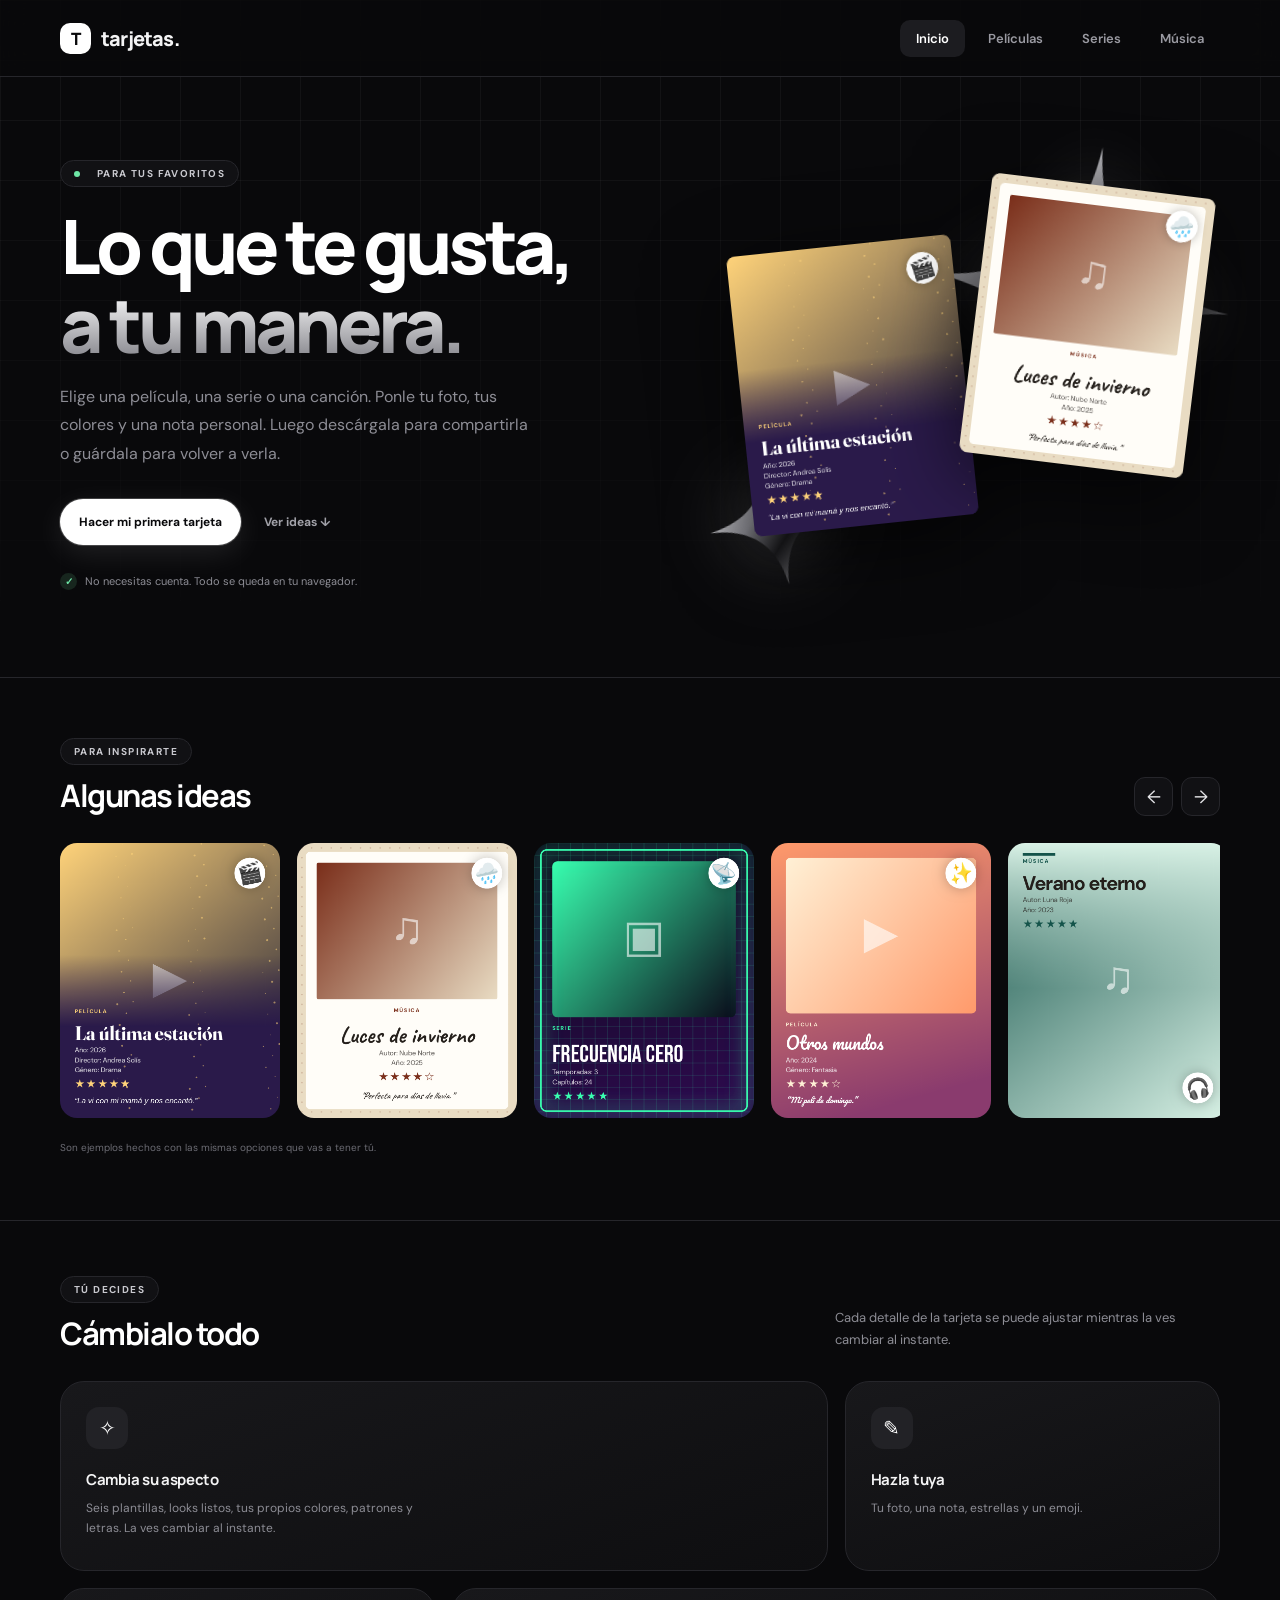
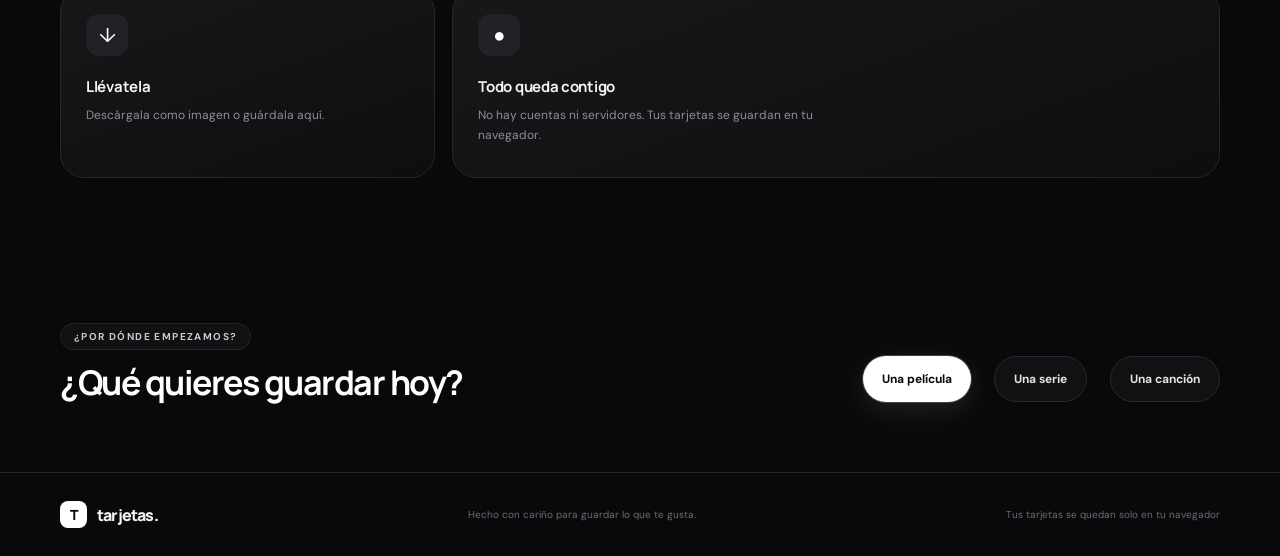
<file: index.html>
<!DOCTYPE html>
<html lang="es">
<head>
  <meta charset="UTF-8">
  <meta name="viewport" content="width=device-width, initial-scale=1.0">
  <meta name="description" content="Crea tarjetas de tus películas, series y música favoritas, personalízalas y descárgalas.">
  <title>Tarjetas | Inicio</title>
  <link rel="stylesheet" href="assets/styles.css">
  <link rel="stylesheet" href="assets/studio.css">
  <link rel="stylesheet" href="assets/dark.css">
  <script src="assets/app.js" defer></script>
  <script src="assets/motion.js" defer></script>
</head>
<body data-page="home">
  <header class="site-header"><nav class="navbar container" aria-label="Navegación principal">
    <a class="brand" href="index.html"><span class="brand-mark">T</span><span>tarjetas<span class="brand-dot">.</span></span></a>
    <button class="menu-toggle" type="button" aria-expanded="false" aria-controls="main-nav" aria-label="Abrir menú"><span></span><span></span><span></span></button>
    <div class="nav-links" id="main-nav"><a class="nav-link active" href="index.html" aria-current="page">Inicio</a><a class="nav-link" href="peliculas.html">Películas</a><a class="nav-link" href="series.html">Series</a><a class="nav-link" href="musica.html">Música</a></div>
  </nav></header>
  <main>
    <section class="hero container">
      <div class="hero-copy">
        <span class="eyebrow"><span class="eyebrow-line"></span> PARA TUS FAVORITOS</span>
        <h1>Lo que te gusta,<br><span>a tu manera.</span></h1>
        <p class="hero-description">Elige una película, una serie o una canción. Ponle tu foto, tus colores y una nota personal. Luego descárgala para compartirla o guárdala para volver a verla.</p>
        <div class="hero-actions"><a class="button button-primary" href="peliculas.html">Hacer mi primera tarjeta</a><a class="text-link" href="#ideas">Ver ideas ↓</a></div>
        <div class="hero-note"><span class="note-check">✓</span> No necesitas cuenta. Todo se queda en tu navegador.</div>
      </div>
      <svg width="0" height="0" style="position:absolute" aria-hidden="true"><defs><linearGradient id="chrome" x1="0" y1="0" x2="1" y2="1"><stop offset="0" stop-color="#fff"/><stop offset=".4" stop-color="#8b8b92"/><stop offset=".6" stop-color="#1a1a1d"/><stop offset="1" stop-color="#cfcfd4"/></linearGradient><symbol id="star" viewBox="0 0 100 100"><path d="M50 0C53 31 69 47 100 50C69 53 53 69 50 100C47 69 31 53 0 50C31 47 47 31 50 0Z" fill="url(#chrome)"/></symbol></defs></svg><div class="hero-visual" aria-hidden="true"><svg class="spark s1" viewBox="0 0 100 100"><use href="#star"/></svg><svg class="spark s2" viewBox="0 0 100 100"><use href="#star"/></svg><div class="hero-stack" id="hero-stack"></div></div>
    </section>
    <section class="section examples-section" id="ideas"><div class="container">
      <div class="section-heading examples-heading"><div><span class="eyebrow">PARA INSPIRARTE</span><h2>Algunas ideas</h2></div><div class="carousel-controls"><button class="icon-button" type="button" data-carousel="prev" aria-label="Anteriores">←</button><button class="icon-button" type="button" data-carousel="next" aria-label="Siguientes">→</button></div></div>
      <div class="sample-carousel" id="sample-carousel" tabindex="0" aria-label="Tarjetas de ejemplo"></div>
      <p class="examples-footnote">Son ejemplos hechos con las mismas opciones que vas a tener tú.</p>
    </div></section>
    <section class="section container">
      <div class="section-heading"><div><span class="eyebrow">TÚ DECIDES</span><h2>Cámbialo todo</h2></div><p>Cada detalle de la tarjeta se puede ajustar mientras la ves cambiar al instante.</p></div>
      <div class="steps-grid"><article class="step-card wide"><div class="step-icon">✧</div><h3>Cambia su aspecto</h3><p>Seis plantillas, looks listos, tus propios colores, patrones y letras. La ves cambiar al instante.</p></article><article class="step-card"><div class="step-icon">✎</div><h3>Hazla tuya</h3><p>Tu foto, una nota, estrellas y un emoji.</p></article><article class="step-card"><div class="step-icon">↓</div><h3>Llévatela</h3><p>Descárgala como imagen o guárdala aquí.</p></article><article class="step-card wide"><div class="step-icon">●</div><h3>Todo queda contigo</h3><p>No hay cuentas ni servidores. Tus tarjetas se guardan en tu navegador.</p></article></div>
    </section>
    <section class="closing container"><div><span class="eyebrow">¿POR DÓNDE EMPEZAMOS?</span><h2>¿Qué quieres guardar hoy?</h2></div><div class="closing-links hero-actions"><a class="button button-primary" href="peliculas.html">Una película</a><a class="button button-quiet" href="series.html">Una serie</a><a class="button button-quiet" href="musica.html">Una canción</a></div></section>
  </main>
  <footer class="site-footer"><div class="container footer-inner"><a class="brand footer-brand" href="index.html"><span class="brand-mark">T</span><span>tarjetas<span class="brand-dot">.</span></span></a><p>Hecho con cariño para guardar lo que te gusta.</p><p class="footer-credit">Tus tarjetas se quedan solo en tu navegador</p></div></footer>
</body>
</html>
</file>
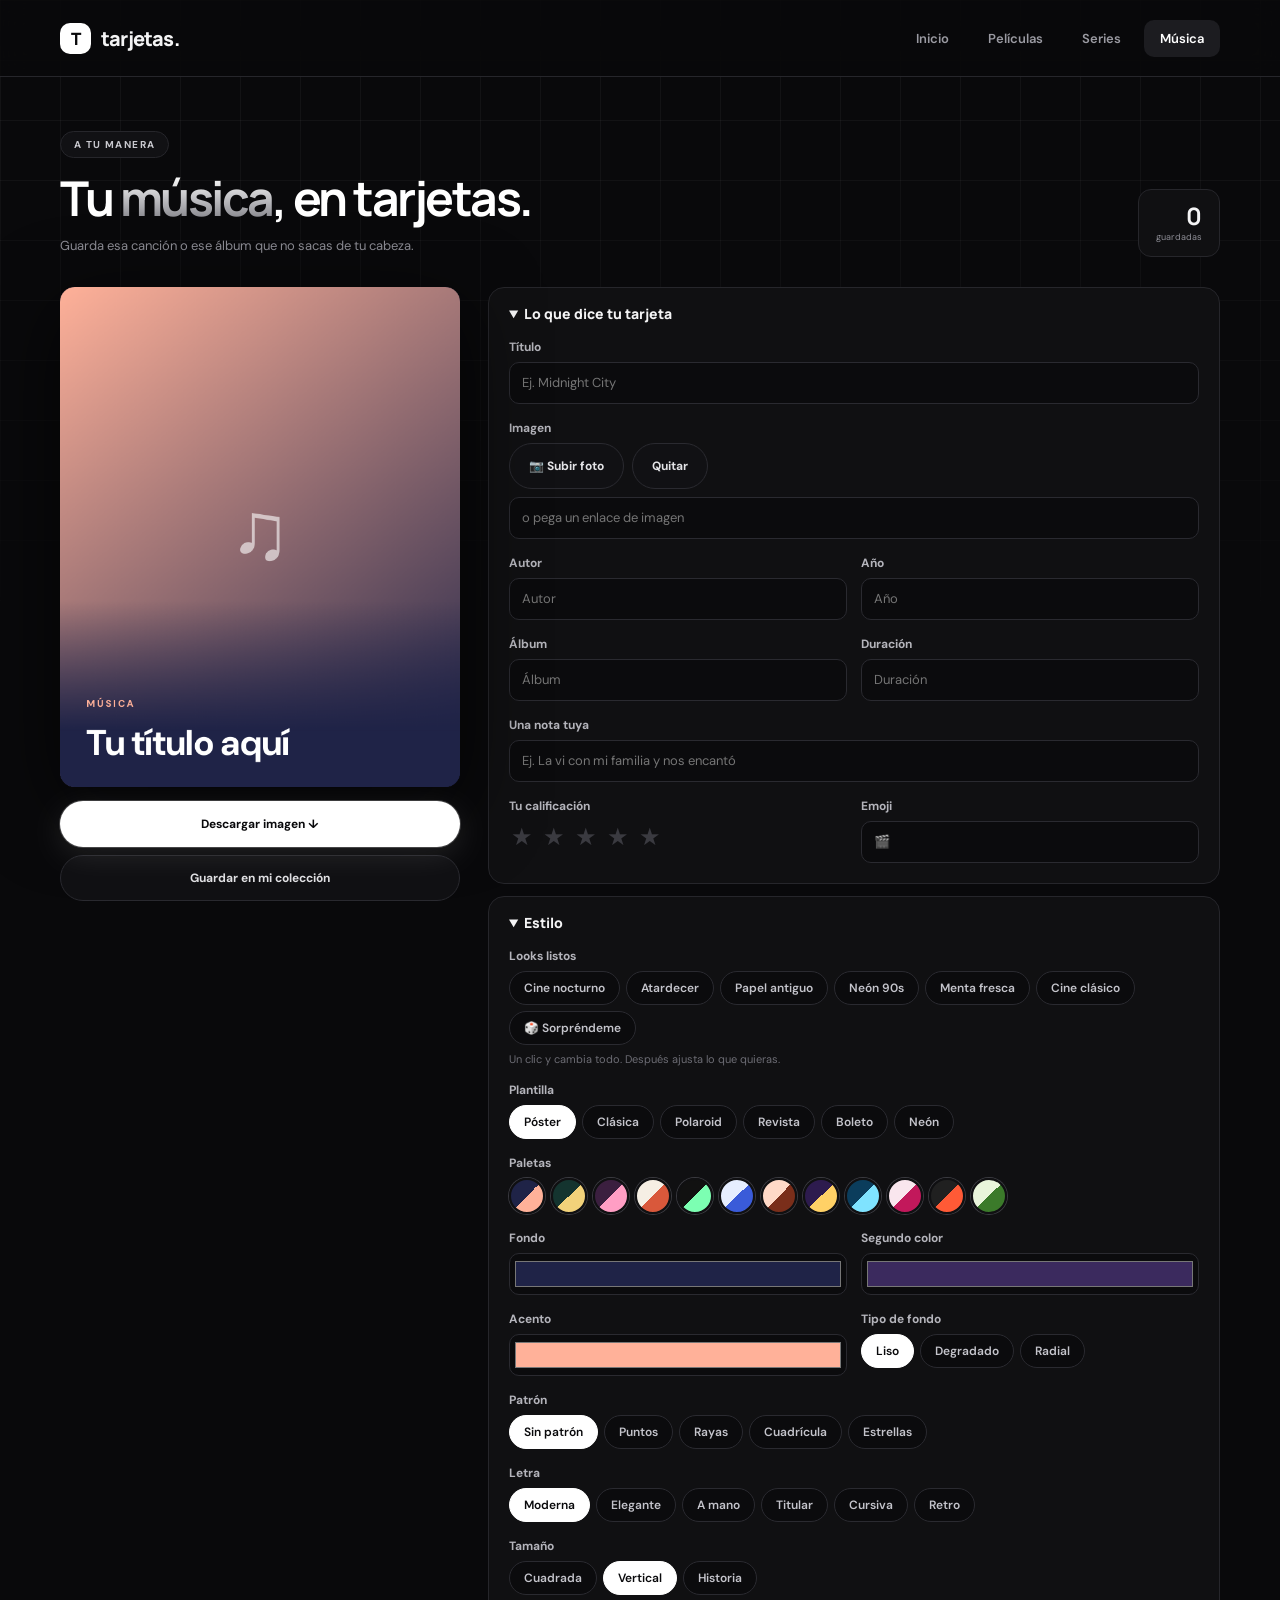
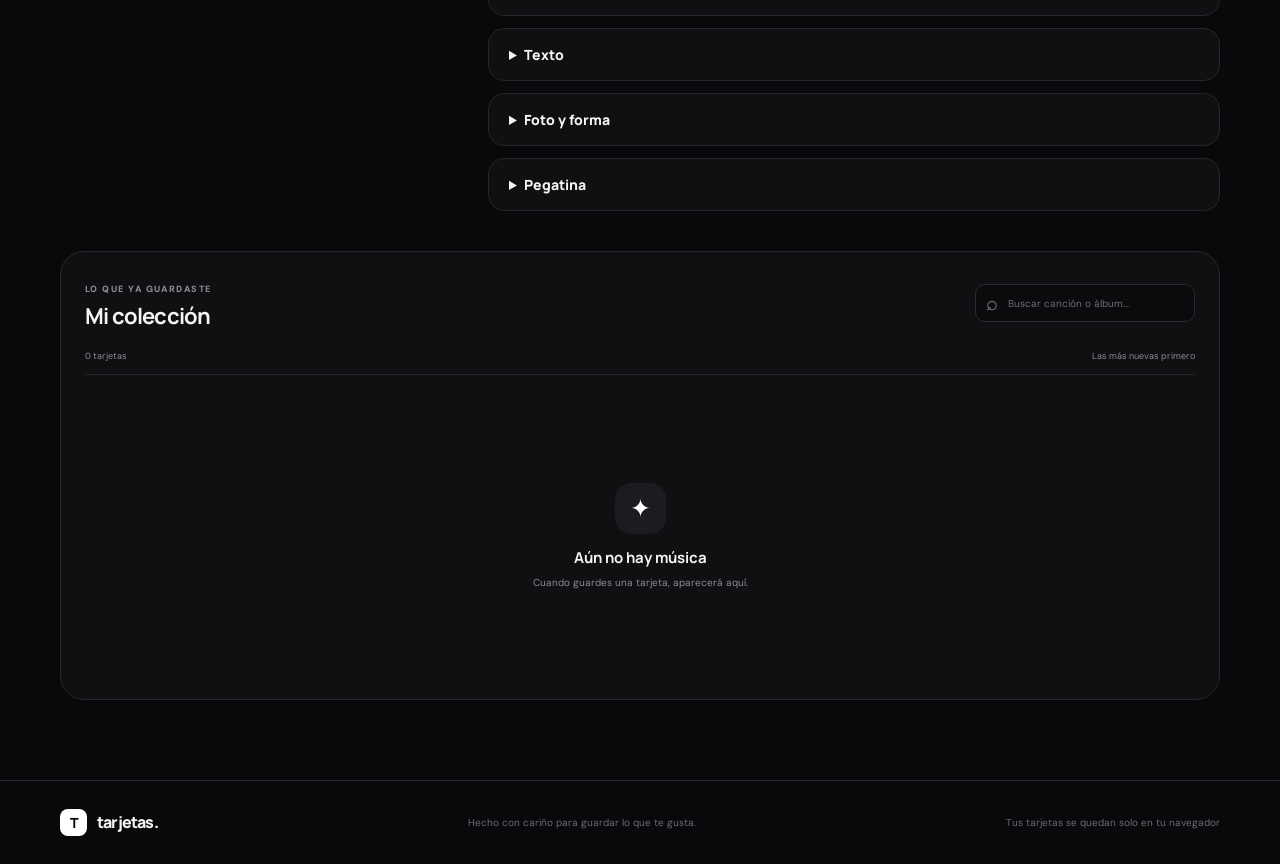
<file: musica.html>
<!DOCTYPE html>
<html lang="es">
<head>
  <meta charset="UTF-8">
  <meta name="viewport" content="width=device-width, initial-scale=1.0">
  <meta name="description" content="Guarda esa canción o ese álbum que no sacas de tu cabeza.">
  <title>Tarjetas | Música</title>
  <link rel="stylesheet" href="assets/styles.css">
  <link rel="stylesheet" href="assets/studio.css">
  <link rel="stylesheet" href="assets/dark.css">
  <script src="assets/app.js" defer></script>
  <script src="assets/motion.js" defer></script>
</head>
<body data-page="catalog" data-category="musica">
  <header class="site-header"><nav class="navbar container" aria-label="Navegación principal">
    <a class="brand" href="index.html"><span class="brand-mark">T</span><span>tarjetas<span class="brand-dot">.</span></span></a>
    <button class="menu-toggle" type="button" aria-expanded="false" aria-controls="main-nav" aria-label="Abrir menú"><span></span><span></span><span></span></button>
    <div class="nav-links" id="main-nav"><a class="nav-link" href="index.html">Inicio</a><a class="nav-link" href="peliculas.html">Películas</a><a class="nav-link" href="series.html">Series</a><a class="nav-link active" href="musica.html" aria-current="page">Música</a></div>
  </nav></header>
  <main class="container catalog-main">
    <section class="catalog-intro"><div><span class="eyebrow"><span class="eyebrow-line"></span> A TU MANERA</span><h1>Tu <span>música</span>, en tarjetas.</h1><p>Guarda esa canción o ese álbum que no sacas de tu cabeza.</p></div><div class="intro-count"><strong id="total-count">0</strong><span>guardadas</span></div></section>
    <section class="studio">
      <div class="stage"><canvas id="preview" width="648" height="810"></canvas><div class="stage-actions" id="stage-actions"></div></div>
      <form id="card-form" class="controls" novalidate></form>
    </section>
    <section class="collection-panel" style="padding:24px" aria-labelledby="collection-title">
      <div class="collection-heading"><div><span class="panel-kicker">LO QUE YA GUARDASTE</span><h2 id="collection-title">Mi colección</h2></div><label class="search-box"><span aria-hidden="true">⌕</span><input id="search-cards" type="search" placeholder="Buscar canción o álbum..." aria-label="Buscar en la colección"></label></div>
      <div class="collection-toolbar"><span id="results-label">0 tarjetas</span><span class="sort-label">Las más nuevas primero</span></div>
      <div class="saved-grid" id="cards-grid" aria-live="polite"></div>
      <div class="empty-state" id="empty-state"><div class="empty-icon">✦</div><h3>Aún no hay nada</h3><p>Cuando guardes una tarjeta, aparecerá aquí.</p></div>
    </section>
  </main>
  <footer class="site-footer"><div class="container footer-inner"><a class="brand footer-brand" href="index.html"><span class="brand-mark">T</span><span>tarjetas<span class="brand-dot">.</span></span></a><p>Hecho con cariño para guardar lo que te gusta.</p><p class="footer-credit">Tus tarjetas se quedan solo en tu navegador</p></div></footer>
  <div class="toast" id="toast" role="status" aria-live="polite"></div>
</body>
</html>
</file>
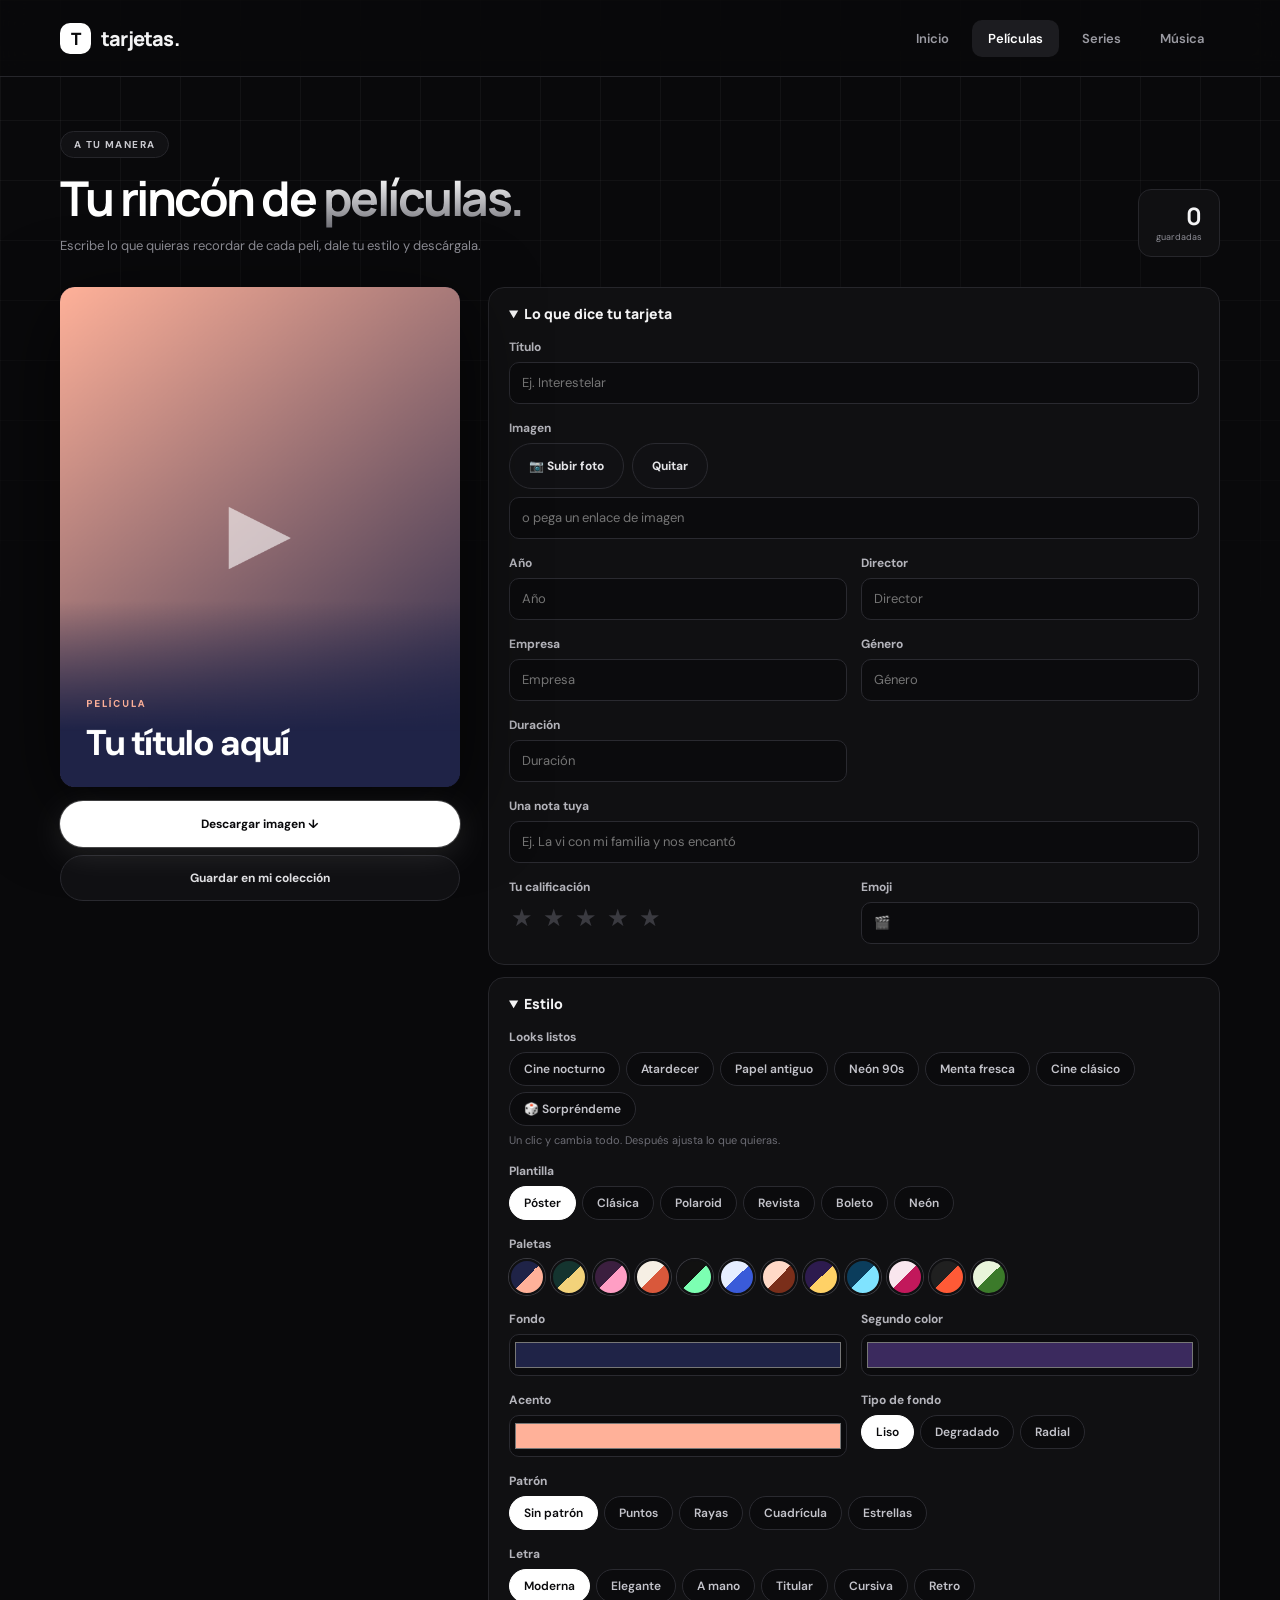
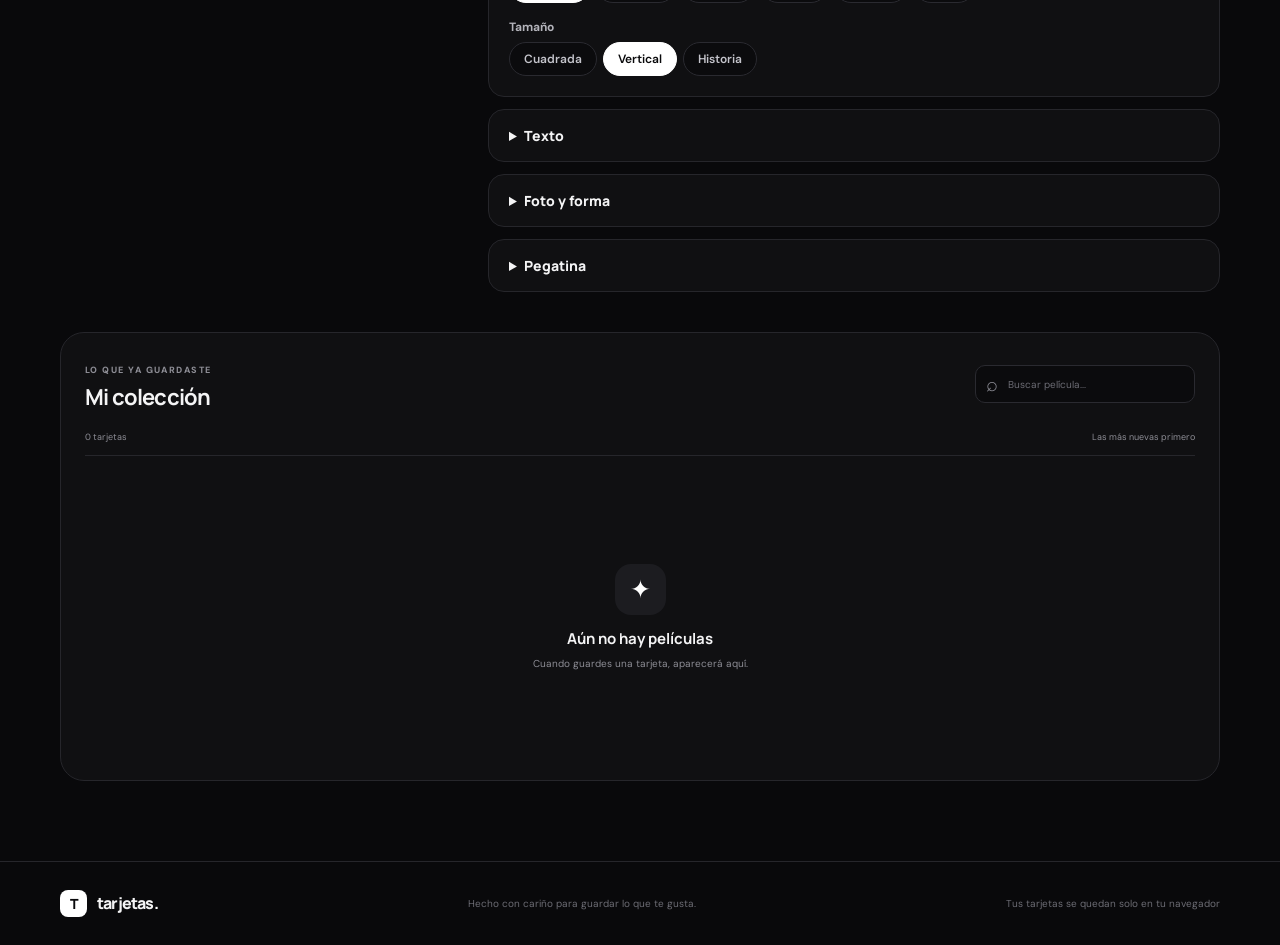
<file: peliculas.html>
<!DOCTYPE html>
<html lang="es">
<head>
  <meta charset="UTF-8">
  <meta name="viewport" content="width=device-width, initial-scale=1.0">
  <meta name="description" content="Escribe lo que quieras recordar de cada peli, dale tu estilo y descárgala.">
  <title>Tarjetas | Películas</title>
  <link rel="stylesheet" href="assets/styles.css">
  <link rel="stylesheet" href="assets/studio.css">
  <link rel="stylesheet" href="assets/dark.css">
  <script src="assets/app.js" defer></script>
  <script src="assets/motion.js" defer></script>
</head>
<body data-page="catalog" data-category="peliculas">
  <header class="site-header"><nav class="navbar container" aria-label="Navegación principal">
    <a class="brand" href="index.html"><span class="brand-mark">T</span><span>tarjetas<span class="brand-dot">.</span></span></a>
    <button class="menu-toggle" type="button" aria-expanded="false" aria-controls="main-nav" aria-label="Abrir menú"><span></span><span></span><span></span></button>
    <div class="nav-links" id="main-nav"><a class="nav-link" href="index.html">Inicio</a><a class="nav-link active" href="peliculas.html" aria-current="page">Películas</a><a class="nav-link" href="series.html">Series</a><a class="nav-link" href="musica.html">Música</a></div>
  </nav></header>
  <main class="container catalog-main">
    <section class="catalog-intro"><div><span class="eyebrow"><span class="eyebrow-line"></span> A TU MANERA</span><h1>Tu rincón de <span>películas.</span></h1><p>Escribe lo que quieras recordar de cada peli, dale tu estilo y descárgala.</p></div><div class="intro-count"><strong id="total-count">0</strong><span>guardadas</span></div></section>
    <section class="studio">
      <div class="stage"><canvas id="preview" width="648" height="810"></canvas><div class="stage-actions" id="stage-actions"></div></div>
      <form id="card-form" class="controls" novalidate></form>
    </section>
    <section class="collection-panel" style="padding:24px" aria-labelledby="collection-title">
      <div class="collection-heading"><div><span class="panel-kicker">LO QUE YA GUARDASTE</span><h2 id="collection-title">Mi colección</h2></div><label class="search-box"><span aria-hidden="true">⌕</span><input id="search-cards" type="search" placeholder="Buscar película..." aria-label="Buscar en la colección"></label></div>
      <div class="collection-toolbar"><span id="results-label">0 tarjetas</span><span class="sort-label">Las más nuevas primero</span></div>
      <div class="saved-grid" id="cards-grid" aria-live="polite"></div>
      <div class="empty-state" id="empty-state"><div class="empty-icon">✦</div><h3>Aún no hay nada</h3><p>Cuando guardes una tarjeta, aparecerá aquí.</p></div>
    </section>
  </main>
  <footer class="site-footer"><div class="container footer-inner"><a class="brand footer-brand" href="index.html"><span class="brand-mark">T</span><span>tarjetas<span class="brand-dot">.</span></span></a><p>Hecho con cariño para guardar lo que te gusta.</p><p class="footer-credit">Tus tarjetas se quedan solo en tu navegador</p></div></footer>
  <div class="toast" id="toast" role="status" aria-live="polite"></div>
</body>
</html>
</file>
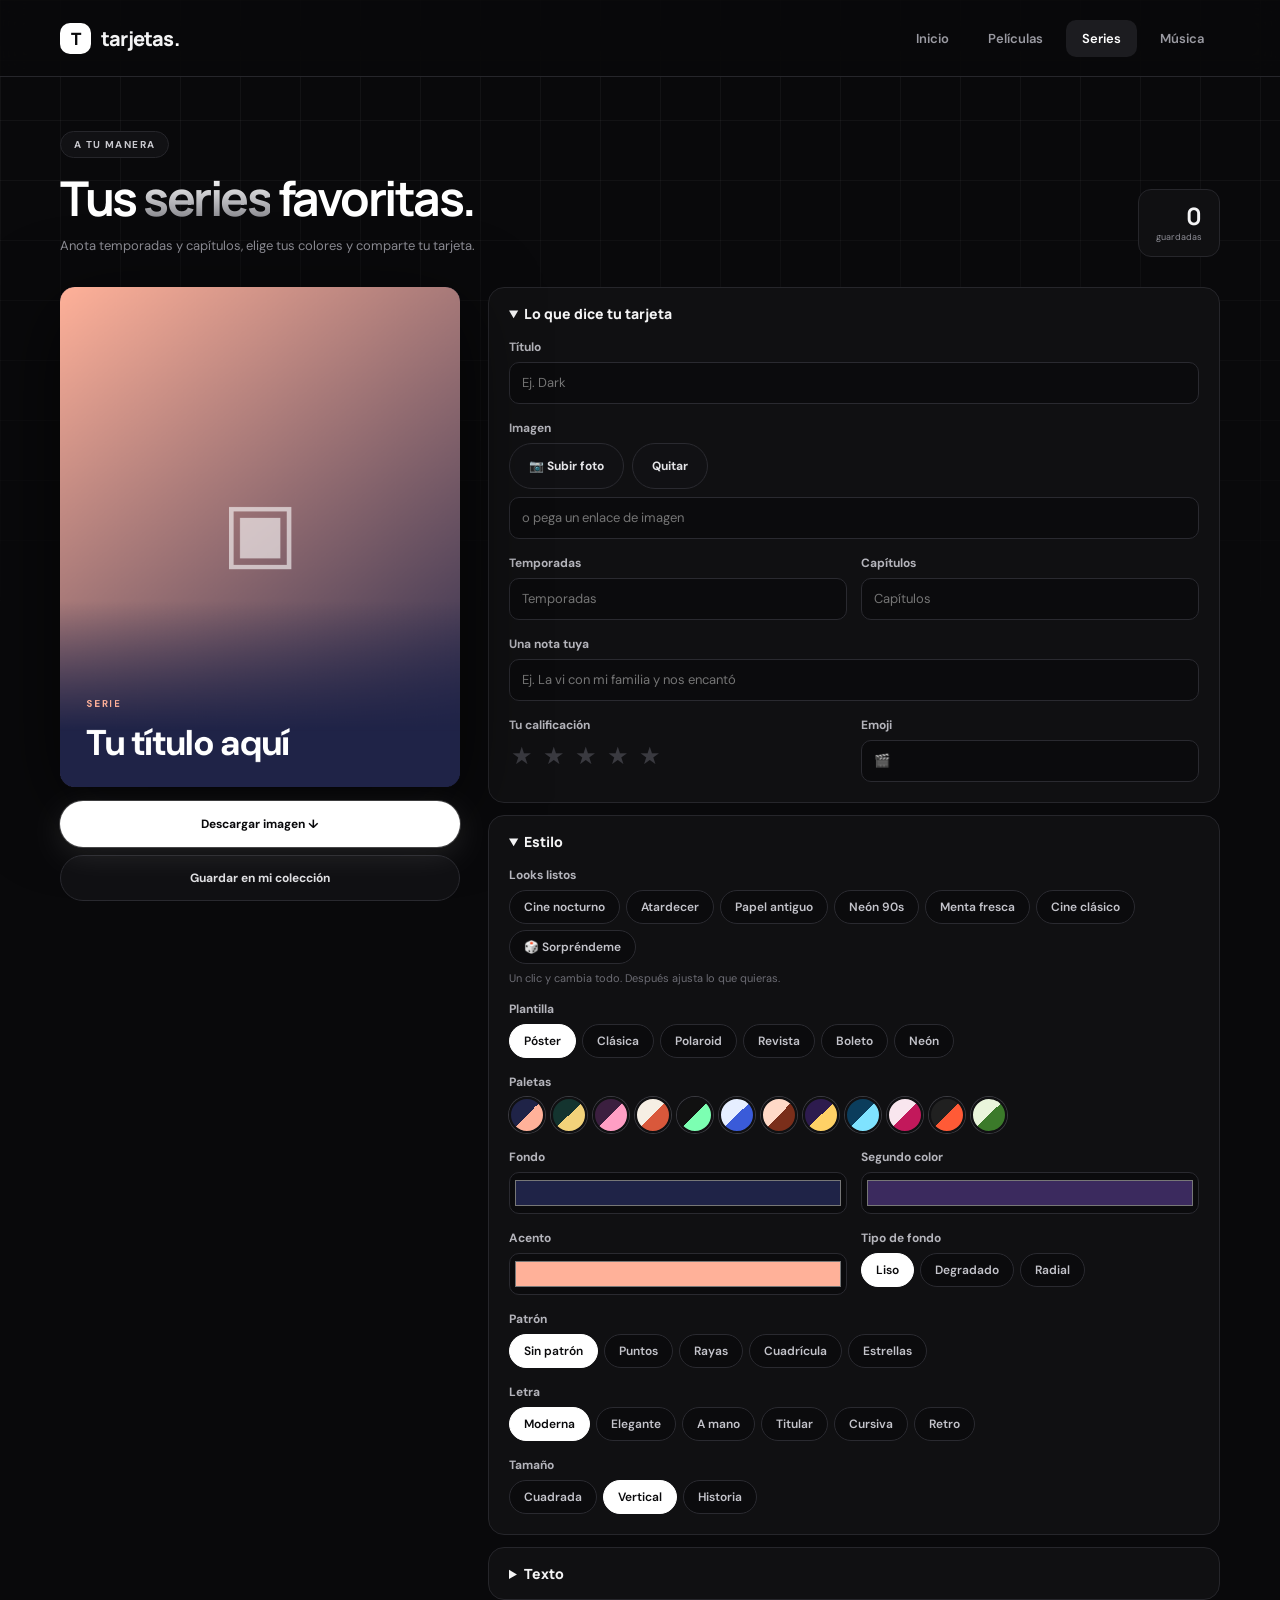
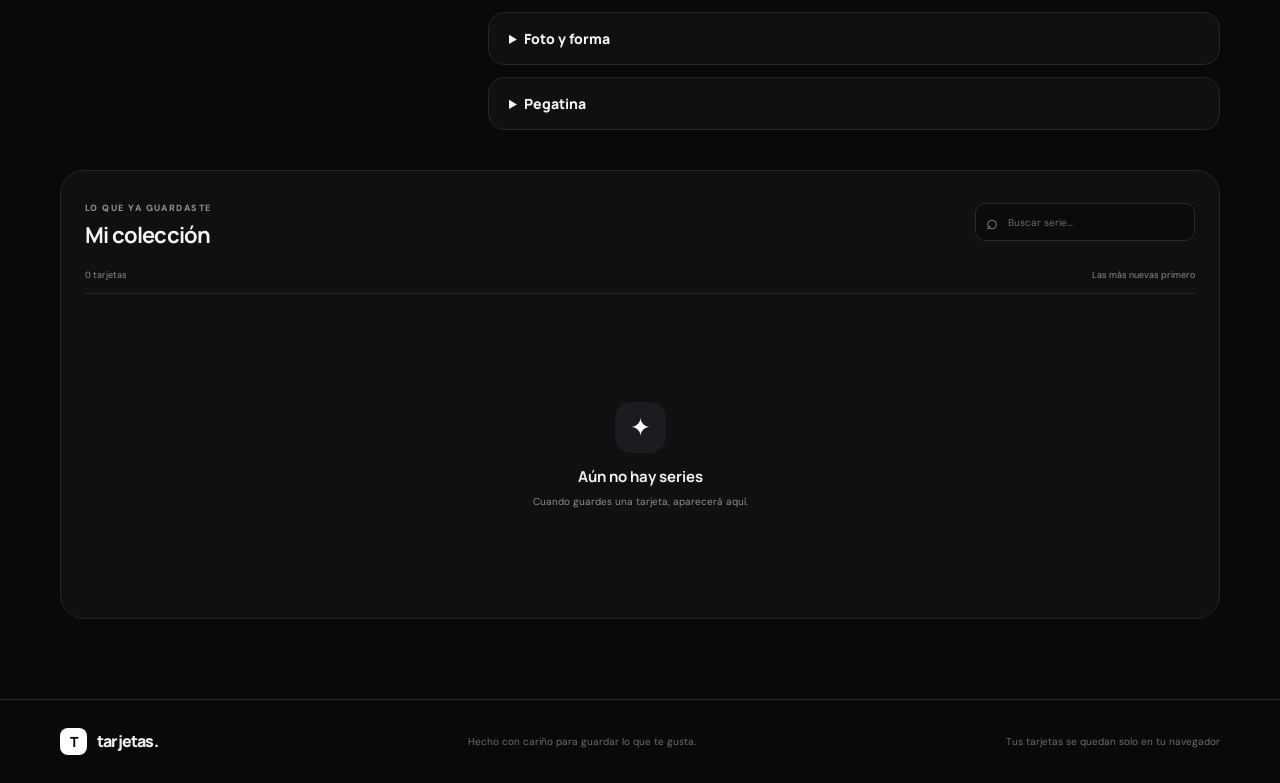
<file: series.html>
<!DOCTYPE html>
<html lang="es">
<head>
  <meta charset="UTF-8">
  <meta name="viewport" content="width=device-width, initial-scale=1.0">
  <meta name="description" content="Anota temporadas y capítulos, elige tus colores y comparte tu tarjeta.">
  <title>Tarjetas | Series</title>
  <link rel="stylesheet" href="assets/styles.css">
  <link rel="stylesheet" href="assets/studio.css">
  <link rel="stylesheet" href="assets/dark.css">
  <script src="assets/app.js" defer></script>
  <script src="assets/motion.js" defer></script>
</head>
<body data-page="catalog" data-category="series">
  <header class="site-header"><nav class="navbar container" aria-label="Navegación principal">
    <a class="brand" href="index.html"><span class="brand-mark">T</span><span>tarjetas<span class="brand-dot">.</span></span></a>
    <button class="menu-toggle" type="button" aria-expanded="false" aria-controls="main-nav" aria-label="Abrir menú"><span></span><span></span><span></span></button>
    <div class="nav-links" id="main-nav"><a class="nav-link" href="index.html">Inicio</a><a class="nav-link" href="peliculas.html">Películas</a><a class="nav-link active" href="series.html" aria-current="page">Series</a><a class="nav-link" href="musica.html">Música</a></div>
  </nav></header>
  <main class="container catalog-main">
    <section class="catalog-intro"><div><span class="eyebrow"><span class="eyebrow-line"></span> A TU MANERA</span><h1>Tus <span>series</span> favoritas.</h1><p>Anota temporadas y capítulos, elige tus colores y comparte tu tarjeta.</p></div><div class="intro-count"><strong id="total-count">0</strong><span>guardadas</span></div></section>
    <section class="studio">
      <div class="stage"><canvas id="preview" width="648" height="810"></canvas><div class="stage-actions" id="stage-actions"></div></div>
      <form id="card-form" class="controls" novalidate></form>
    </section>
    <section class="collection-panel" style="padding:24px" aria-labelledby="collection-title">
      <div class="collection-heading"><div><span class="panel-kicker">LO QUE YA GUARDASTE</span><h2 id="collection-title">Mi colección</h2></div><label class="search-box"><span aria-hidden="true">⌕</span><input id="search-cards" type="search" placeholder="Buscar serie..." aria-label="Buscar en la colección"></label></div>
      <div class="collection-toolbar"><span id="results-label">0 tarjetas</span><span class="sort-label">Las más nuevas primero</span></div>
      <div class="saved-grid" id="cards-grid" aria-live="polite"></div>
      <div class="empty-state" id="empty-state"><div class="empty-icon">✦</div><h3>Aún no hay nada</h3><p>Cuando guardes una tarjeta, aparecerá aquí.</p></div>
    </section>
  </main>
  <footer class="site-footer"><div class="container footer-inner"><a class="brand footer-brand" href="index.html"><span class="brand-mark">T</span><span>tarjetas<span class="brand-dot">.</span></span></a><p>Hecho con cariño para guardar lo que te gusta.</p><p class="footer-credit">Tus tarjetas se quedan solo en tu navegador</p></div></footer>
  <div class="toast" id="toast" role="status" aria-live="polite"></div>
</body>
</html>
</file>
<file: assets/styles.css>
@import url('https://fonts.googleapis.com/css2?family=DM+Sans:wght@400;500;600;700&family=Manrope:wght@400;500;600;700;800&display=swap');

:root {
  --ink: #2a2420;
  --muted: #7a7068;
  --soft-muted: #a0a4ad;
  --paper: #fbf7f1;
  --white: #ffffff;
  --line: #ece4d9;
  --accent: #d9583b;
  --accent-dark: #b8452b;
  --accent-soft: #fdece6;
  --mint: #dff4ed;
  --shadow: 0 18px 55px rgba(31, 38, 69, .08);
  --radius-lg: 24px;
  --radius-md: 16px;
  --font: 'DM Sans', 'Segoe UI', sans-serif;
  --heading: 'Manrope', 'Segoe UI', sans-serif;
}

* { box-sizing: border-box; }
html { scroll-behavior: smooth; }
body { margin: 0; background: var(--paper); color: var(--ink); font-family: var(--font); -webkit-font-smoothing: antialiased; }
button, input { font: inherit; }
a { color: inherit; text-decoration: none; }
.container { width: min(1160px, calc(100% - 48px)); margin-inline: auto; }

.site-header { position: sticky; top: 0; z-index: 50; background: rgba(255,255,255,.91); backdrop-filter: blur(16px); border-bottom: 1px solid rgba(232,234,240,.9); }
.navbar { height: 76px; display: flex; align-items: center; justify-content: space-between; }
.brand { display: inline-flex; gap: 10px; align-items: center; font-family: var(--heading); font-size: 20px; font-weight: 800; letter-spacing: -.8px; }
.brand-mark { width: 31px; height: 31px; display: grid; place-items: center; color: white; background: var(--accent); border-radius: 10px; font-size: 17px; letter-spacing: -1px; }
.brand-dot { color: var(--accent); }
.nav-links { display: flex; align-items: center; gap: 7px; }
.nav-link { padding: 10px 16px; border-radius: 10px; color: #747987; font-size: 13px; font-weight: 600; transition: .2s ease; }
.nav-link:hover, .nav-link.active { color: var(--accent); background: var(--accent-soft); }
.menu-toggle { display: none; width: 42px; height: 42px; border: 1px solid var(--line); border-radius: 12px; background: white; align-items: center; justify-content: center; flex-direction: column; gap: 5px; cursor: pointer; }
.menu-toggle span { width: 17px; height: 2px; border-radius: 2px; background: var(--ink); }

.hero { min-height: 565px; display: grid; grid-template-columns: 1.08fr .92fr; align-items: center; gap: 50px; padding-block: 78px 82px; }
.eyebrow { display: inline-flex; align-items: center; gap: 9px; color: var(--accent); font-size: 10px; font-weight: 700; letter-spacing: 1.7px; }
.eyebrow-line { width: 22px; height: 2px; display: inline-block; background: var(--accent); border-radius: 2px; }
h1, h2, h3, p { margin-top: 0; }
.hero h1 { margin: 20px 0 18px; font-family: var(--heading); font-size: clamp(48px, 6.2vw, 75px); line-height: 1.05; letter-spacing: -4.8px; font-weight: 800; }
.hero h1 span, .catalog-intro h1 span { color: var(--accent); }
.hero-description { max-width: 475px; color: var(--muted); font-size: 16px; line-height: 1.8; }
.hero-actions { display: flex; flex-wrap: wrap; align-items: center; gap: 23px; margin-top: 30px; }
.button { display: inline-flex; align-items: center; justify-content: center; gap: 12px; min-height: 46px; padding: 0 19px; border: 0; border-radius: 11px; font-size: 12px; font-weight: 700; cursor: pointer; transition: transform .2s ease, background .2s ease, box-shadow .2s ease; }
.button:hover { transform: translateY(-2px); }
.button-primary { color: white; background: var(--accent); box-shadow: 0 8px 18px rgba(217,88,59,.2); }
.button-primary:hover { background: var(--accent-dark); box-shadow: 0 10px 24px rgba(217,88,59,.28); }
.button-primary span { font-size: 16px; font-weight: 400; }
.button-quiet { color: #606675; background: #f0f1f5; }
.button-quiet:hover { background: #e7e9f0; }
.text-link { color: #555b69; font-size: 12px; font-weight: 700; }
.text-link:hover { color: var(--accent); }
.hero-note { display: flex; align-items: center; gap: 8px; margin-top: 28px; color: #858a96; font-size: 11px; }
.note-check { width: 17px; height: 17px; display: grid; place-items: center; border-radius: 50%; color: #238663; background: #e0f4eb; font-size: 10px; font-weight: 700; }

.hero-art { min-height: 370px; position: relative; display: grid; place-items: center; overflow: hidden; border-radius: 34px; background: radial-gradient(circle at 50% 48%, #f4f3ff 0, #eceeff 42%, #e9f3f3 100%); }
.art-orbit { position: absolute; width: 320px; height: 320px; border: 1px solid rgba(217,88,59,.13); border-radius: 50%; }
.orbit-two { width: 420px; height: 420px; border-style: dashed; border-color: rgba(217,88,59,.12); }
.floating-card { position: absolute; width: 190px; padding: 10px; border: 1px solid rgba(255,255,255,.86); border-radius: 17px; background: rgba(255,255,255,.94); box-shadow: 0 20px 60px rgba(44,50,103,.17); }
.floating-card-back { top: 56px; right: 35px; width: 158px; transform: rotate(10deg); opacity: .96; }
.floating-card-front { left: 56px; bottom: 48px; transform: rotate(-7deg); }
.mini-cover { height: 112px; display: grid; place-items: center; border-radius: 11px; color: white; font-size: 37px; }
.mini-cover-film { background: linear-gradient(145deg, #242b66, #7b80ed 60%, #f2b6a2); }
.mini-cover-music { height: 90px; background: linear-gradient(145deg, #153b41, #4c9e91 55%, #d9bc86); }
.mini-card-info { padding: 11px 3px 4px; display: grid; gap: 4px; }
.mini-card-info b { font-family: var(--heading); font-size: 11px; }
.mini-card-info small { color: var(--muted); font-size: 9px; }
.mini-lines { padding: 13px 4px 3px; display: grid; gap: 7px; }
.mini-lines i { height: 5px; width: 75%; background: #e9eaf2; border-radius: 5px; }
.mini-lines i:last-child { width: 48%; }
.mini-card-tag { position: absolute; right: 16px; bottom: 18px; color: var(--accent); font-size: 7px; font-weight: 800; letter-spacing: 1px; }
.art-spark { position: absolute; color: #8c91ed; }
.spark-one { top: 68px; left: 72px; font-size: 25px; }
.spark-two { right: 54px; bottom: 48px; color: #5cafa2; font-size: 23px; }

.section { padding-block: 55px 78px; }
.section-heading { display: flex; align-items: end; justify-content: space-between; gap: 30px; margin-bottom: 27px; }
.section-heading h2, .closing h2 { margin: 9px 0 0; font-family: var(--heading); font-size: 31px; letter-spacing: -1.5px; }
.section-heading > p { max-width: 385px; margin: 0 0 3px; color: var(--muted); font-size: 13px; line-height: 1.7; }
.steps-grid { display: grid; grid-template-columns: repeat(3, 1fr); gap: 17px; }
.step-card { position: relative; min-height: 220px; padding: 25px 25px 24px; border: 1px solid var(--line); border-radius: 18px; background: white; transition: transform .2s ease, box-shadow .2s ease; }
.step-card:hover { transform: translateY(-4px); box-shadow: var(--shadow); }
.step-number { position: absolute; top: 25px; right: 25px; color: #b5b9c5; font-family: var(--heading); font-size: 11px; font-weight: 700; }
.step-icon { width: 42px; height: 42px; display: grid; place-items: center; margin-bottom: 20px; border-radius: 13px; color: var(--accent); background: var(--accent-soft); font-size: 20px; }
.step-card:nth-child(2) .step-icon { color: #22866b; background: #e5f5ef; }
.step-card:nth-child(3) .step-icon { color: #b27b38; background: #fbf1e4; }
.step-card h3 { margin-bottom: 8px; font-family: var(--heading); font-size: 15px; letter-spacing: -.3px; }
.step-card p { max-width: 280px; margin-bottom: 0; color: var(--muted); font-size: 12px; line-height: 1.7; }
.examples-section { padding-block: 60px 66px; background: #f5ece1; }
.examples-heading { margin-bottom: 24px; }
.carousel-controls { display: flex; gap: 8px; }
.icon-button { width: 39px; height: 39px; display: grid; place-items: center; border: 1px solid #dfe1eb; border-radius: 11px; color: #4c5263; background: white; font-size: 18px; cursor: pointer; transition: .2s ease; }
.icon-button:hover { color: white; border-color: var(--accent); background: var(--accent); }
.sample-carousel { display: grid; grid-auto-columns: minmax(220px, 1fr); grid-auto-flow: column; gap: 17px; overflow-x: auto; padding: 3px 2px 17px; scroll-snap-type: x mandatory; scrollbar-width: thin; scrollbar-color: #c5c8d8 transparent; }
.sample-card { min-width: 0; overflow: hidden; border: 1px solid #e6e7ef; border-radius: 17px; background: white; scroll-snap-align: start; }
.sample-cover { height: 170px; position: relative; display: grid; place-items: center; overflow: hidden; color: white; }
.sample-cover::before, .sample-cover::after { content: ''; position: absolute; border: 1px solid rgba(255,255,255,.25); border-radius: 50%; }
.sample-cover::before { width: 190px; height: 190px; }
.sample-cover::after { width: 260px; height: 260px; }
.sample-cover-film { background: linear-gradient(135deg, #23295b, #6574c4 60%, #d18f82); }
.sample-cover-series { background: linear-gradient(135deg, #123a47, #327b83 60%, #cfac77); }
.sample-cover-music { background: linear-gradient(135deg, #39265e, #996ba7 60%, #e0a77d); }
.sample-cover-alt { background: linear-gradient(135deg, #39435b, #8094a9 60%, #b2c7c0); }
.sample-symbol { z-index: 1; font-size: 42px; text-shadow: 0 6px 25px rgba(0,0,0,.17); }
.cover-caption { position: absolute; bottom: 15px; left: 17px; z-index: 1; color: rgba(255,255,255,.8); font-size: 8px; font-weight: 700; letter-spacing: 1.8px; }
.sample-info { padding: 16px 17px 17px; }
.category-label { display: inline-block; margin-bottom: 8px; font-size: 8px; font-weight: 800; letter-spacing: 1.2px; }
.label-film { color: #6069d6; }.label-series { color: #2e8a78; }.label-music { color: #a06ab0; }
.sample-info h3 { margin-bottom: 6px; font-family: var(--heading); font-size: 15px; letter-spacing: -.4px; }
.sample-info p { margin-bottom: 15px; color: var(--muted); font-size: 11px; }
.sample-meta { display: flex; justify-content: space-between; padding-top: 11px; border-top: 1px solid #f0f1f4; color: #888d99; font-size: 10px; }
.examples-footnote { margin: 6px 0 0; color: #858a97; font-size: 10px; }
.closing { display: flex; align-items: center; justify-content: space-between; gap: 25px; padding-block: 67px; }
.closing h2 { font-size: 34px; }
.closing p { margin: 8px 0 0; color: var(--muted); font-size: 13px; }
.site-footer { border-top: 1px solid var(--line); background: #fff; }
.footer-inner { min-height: 83px; display: flex; align-items: center; justify-content: space-between; gap: 20px; }
.footer-brand { font-size: 16px; }.footer-brand .brand-mark { width: 27px; height: 27px; border-radius: 8px; font-size: 14px; }
.footer-inner p { margin: 0; color: #8d929e; font-size: 10px; }
.footer-credit { text-align: right; }

/* Vistas del generador */
.catalog-main { padding-top: 54px; padding-bottom: 80px; }
.catalog-intro { display: flex; align-items: end; justify-content: space-between; gap: 20px; padding-bottom: 30px; }
.catalog-intro h1 { margin: 13px 0 10px; font-family: var(--heading); font-size: clamp(34px, 4.5vw, 48px); line-height: 1.12; letter-spacing: -2.5px; }
.catalog-intro p { margin: 0; color: var(--muted); font-size: 13px; line-height: 1.7; }
.intro-count { display: grid; gap: 1px; padding: 13px 17px; border: 1px solid var(--line); border-radius: 13px; background: white; text-align: right; }
.intro-count strong { font-family: var(--heading); font-size: 24px; line-height: 1.1; }
.intro-count span { color: var(--muted); font-size: 9px; }
.workspace { display: grid; grid-template-columns: 340px minmax(0,1fr); align-items: start; gap: 22px; }
.form-panel, .collection-panel { border: 1px solid var(--line); border-radius: var(--radius-lg); background: white; box-shadow: 0 6px 25px rgba(31,38,69,.035); }
.form-panel { padding: 24px; }
.panel-heading { display: flex; align-items: center; justify-content: space-between; gap: 15px; }
.panel-kicker { color: #969ba7; font-size: 9px; font-weight: 800; letter-spacing: 1.45px; }
.panel-heading h2, .collection-heading h2 { margin: 4px 0 0; font-family: var(--heading); font-size: 21px; letter-spacing: -.8px; }
.panel-icon { width: 39px; height: 39px; display: grid; place-items: center; border-radius: 12px; color: var(--accent); background: var(--accent-soft); font-size: 19px; }
.panel-description { margin: 11px 0 20px; color: var(--muted); font-size: 11px; line-height: 1.6; }
.form-grid { display: grid; grid-template-columns: 1fr 1fr; gap: 13px 11px; }
.field { min-width: 0; display: flex; flex-direction: column; gap: 6px; }
.field.field-wide { grid-column: 1 / -1; }
.field label { color: #555b68; font-size: 10px; font-weight: 700; }
.field input { width: 100%; min-width: 0; height: 41px; padding: 0 11px; outline: none; border: 1px solid #e6e8ef; border-radius: 9px; color: var(--ink); background: #fcfcfd; font-size: 11px; transition: border .2s, box-shadow .2s, background .2s; }
.field input::placeholder { color: #b2b6c0; }
.field input:focus { border-color: #9299ee; background: white; box-shadow: 0 0 0 3px rgba(217,88,59,.1); }
.field input.invalid { border-color: #df6b73; background: #fffafa; }
.field-hint { color: #9a9eaa; font-size: 9px; line-height: 1.4; }
.form-actions { display: grid; gap: 8px; margin-top: 20px; }
.button-full { width: 100%; }
.form-actions .button { min-height: 43px; }
.privacy-note { display: flex; align-items: center; gap: 6px; margin: 13px 0 0; color: #999eaa; font-size: 9px; }
.privacy-note span { color: #48a184; font-size: 8px; }
.collection-panel { min-height: 410px; padding: 24px; }
.collection-heading { display: flex; align-items: center; justify-content: space-between; gap: 15px; }
.collection-heading h2 { font-size: 22px; }
.search-box { width: min(220px, 48%); height: 38px; display: flex; align-items: center; gap: 8px; padding: 0 10px; border: 1px solid #e8eaf0; border-radius: 10px; color: #a0a4af; background: #fcfcfd; }
.search-box > span { font-size: 20px; line-height: 1; }
.search-box input { width: 100%; min-width: 0; border: 0; outline: 0; color: var(--ink); background: transparent; font-size: 10px; }
.search-box input::placeholder { color: #afb3bd; }
.collection-toolbar { display: flex; justify-content: space-between; gap: 15px; margin: 19px 0 15px; padding-bottom: 12px; border-bottom: 1px solid #f0f1f4; color: #9297a3; font-size: 9px; }
.sort-label { color: #a5a9b3; }
.cards-grid { display: grid; grid-template-columns: repeat(2, minmax(0,1fr)); gap: 14px; }
.generated-card { min-width: 0; overflow: hidden; border: 1px solid #e9eaf0; border-radius: 14px; background: white; transition: transform .2s ease, box-shadow .2s ease; }
.generated-card:hover { transform: translateY(-3px); box-shadow: 0 12px 30px rgba(31,38,69,.09); }
.card-cover { height: 175px; position: relative; overflow: hidden; display: grid; place-items: center; background: linear-gradient(135deg, #e9eaff, #dff3ee); }
.card-cover img { width: 100%; height: 100%; display: block; object-fit: cover; }
.cover-fallback { position: absolute; inset: 0; display: none; place-items: center; color: rgba(217,88,59,.72); font-size: 42px; background: radial-gradient(circle at 30% 25%, #f8f8ff, #e4e7ff 58%, #dceee9); }
.card-cover.image-error .cover-fallback { display: grid; }
.card-type { position: absolute; top: 11px; left: 11px; padding: 6px 8px; border: 1px solid rgba(255,255,255,.55); border-radius: 6px; color: white; background: rgba(28,32,52,.48); backdrop-filter: blur(8px); font-size: 8px; font-weight: 800; letter-spacing: 1px; }
.card-content { padding: 14px; }
.card-content h3 { overflow-wrap: anywhere; margin: 0 0 11px; font-family: var(--heading); font-size: 14px; line-height: 1.35; letter-spacing: -.3px; }
.card-details { display: grid; gap: 7px; }
.card-detail { display: flex; justify-content: space-between; align-items: baseline; gap: 9px; color: #8b909c; font-size: 9px; line-height: 1.35; }
.card-detail strong { max-width: 65%; overflow-wrap: anywhere; color: #555b68; font-size: 9px; font-weight: 600; text-align: right; }
.card-actions { display: flex; gap: 7px; margin-top: 14px; padding-top: 11px; border-top: 1px solid #f0f1f4; }
.card-action { flex: 1; min-height: 31px; border: 1px solid #e9eaf0; border-radius: 7px; color: #6b7180; background: white; font-size: 9px; font-weight: 700; cursor: pointer; transition: .2s ease; }
.card-action:hover { color: var(--accent); border-color: #cdd0f8; background: #f8f8ff; }
.card-action.delete:hover { color: #c34d58; border-color: #f0c8cc; background: #fff8f8; }
.empty-state { min-height: 275px; display: flex; flex-direction: column; align-items: center; justify-content: center; padding: 25px; text-align: center; }
.empty-icon { width: 51px; height: 51px; display: grid; place-items: center; margin-bottom: 13px; border-radius: 16px; color: var(--accent); background: var(--accent-soft); font-size: 25px; }
.empty-state h3 { margin: 0 0 7px; font-family: var(--heading); font-size: 15px; }
.empty-state p { max-width: 280px; margin: 0; color: #969ba6; font-size: 10px; line-height: 1.6; }
.empty-state[hidden], [hidden] { display: none !important; }
.toast { position: fixed; right: 23px; bottom: 22px; z-index: 100; max-width: min(360px, calc(100% - 40px)); padding: 13px 17px; border: 1px solid #d9e9e2; border-radius: 11px; color: #23684f; background: #f0faf5; box-shadow: var(--shadow); font-size: 11px; opacity: 0; pointer-events: none; transform: translateY(9px); transition: .22s ease; }
.toast.show { opacity: 1; transform: translateY(0); }
.toast.error { color: #9c3e48; border-color: #f1d4d7; background: #fff6f6; }

@media (max-width: 900px) {
  .hero { gap: 25px; min-height: 500px; }
  .hero-art { min-height: 330px; }
  .floating-card-front { left: 28px; }
  .floating-card-back { right: 15px; }
  .workspace { grid-template-columns: 300px minmax(0,1fr); gap: 15px; }
  .form-panel, .collection-panel { padding: 19px; }
  .cards-grid { grid-template-columns: 1fr; }
  .card-cover { height: 190px; }
}
@media (max-width: 680px) {
  .container { width: min(100% - 32px, 540px); }
  .navbar { height: 66px; }
  .menu-toggle { display: flex; }
  .nav-links { position: absolute; top: 65px; right: 16px; left: 16px; display: none; align-items: stretch; flex-direction: column; gap: 3px; padding: 10px; border: 1px solid var(--line); border-radius: 13px; background: white; box-shadow: var(--shadow); }
  .nav-links.open { display: flex; }
  .nav-link { padding: 12px; }
  .hero { min-height: auto; grid-template-columns: 1fr; gap: 30px; padding-block: 55px 50px; }
  .hero h1 { font-size: clamp(46px, 12vw, 64px); letter-spacing: -3px; }
  .hero-description { font-size: 14px; }
  .hero-art { min-height: 300px; }
  .floating-card-front { left: 15%; bottom: 29px; }
  .floating-card-back { right: 12%; top: 30px; }
  .section { padding-block: 42px 55px; }
  .section-heading { align-items: start; flex-direction: column; gap: 12px; }
  .section-heading h2 { font-size: 27px; }
  .steps-grid { grid-template-columns: 1fr; }
  .step-card { min-height: auto; }
  .step-card p { max-width: 100%; }
  .examples-section { padding-block: 45px 48px; }
  .examples-heading { flex-direction: row; align-items: end; }
  .sample-carousel { grid-auto-columns: minmax(215px, 75%); }
  .closing { align-items: flex-start; flex-direction: column; padding-block: 48px; }
  .footer-inner { align-items: flex-start; flex-direction: column; justify-content: center; gap: 8px; padding-block: 20px; }
  .footer-credit { text-align: left; }
  .catalog-main { padding-top: 35px; padding-bottom: 50px; }
  .catalog-intro { align-items: flex-start; }
  .catalog-intro h1 { font-size: 35px; letter-spacing: -1.8px; }
  .catalog-intro p { max-width: 360px; font-size: 12px; }
  .intro-count { padding: 9px 11px; }
  .intro-count strong { font-size: 20px; }
  .intro-count span { white-space: nowrap; font-size: 8px; }
  .workspace { grid-template-columns: 1fr; }
  .form-panel, .collection-panel { padding: 21px; border-radius: 19px; }
  .cards-grid { grid-template-columns: repeat(2, minmax(0,1fr)); }
  .card-cover { height: 145px; }
  .card-content { padding: 11px; }
  .card-content h3 { font-size: 12px; }
  .collection-heading { align-items: flex-start; flex-direction: column; }
  .search-box { width: 100%; }
}
@media (max-width: 390px) {
  .container { width: calc(100% - 26px); }
  .hero-actions { gap: 15px; }
  .button { padding-inline: 14px; }
  .catalog-intro { flex-direction: column; }
  .intro-count { align-self: flex-start; text-align: left; }
  .form-panel, .collection-panel { padding: 17px; }
  .form-grid { grid-template-columns: 1fr; }
  .field.field-wide { grid-column: auto; }
  .cards-grid { grid-template-columns: 1fr; }
  .card-cover { height: 190px; }
}

@media (max-width: 680px) {
  .nav-links { border-color: var(--line); background: #151b27; }
}
</file>
<file: assets/studio.css>
@import url('https://fonts.googleapis.com/css2?family=Caveat:wght@700&family=Bebas+Neue&family=Fraunces:wght@700&family=Pacifico&family=Space+Mono:wght@700&display=swap');
canvas { display: block; width: 100%; height: auto; }
.hero-stack { position: relative; min-height: 440px; }
.hero-stack canvas { position: absolute; width: 56%; filter: drop-shadow(0 22px 34px rgba(60,35,20,.25)); }
.hero-c1 { left: 3%; top: 40px; transform: rotate(-6deg); }
.hero-c2 { right: 2%; top: 0; transform: rotate(7deg); }
.sample-card { padding: 0; background: transparent; border: 0; }
.sample-card canvas { filter: drop-shadow(0 10px 18px rgba(60,35,20,.15)); }
.studio { display: grid; grid-template-columns: minmax(0, 400px) minmax(0, 1fr); gap: 28px; align-items: start; margin-bottom: 40px; }
.stage { position: sticky; top: 96px; display: grid; gap: 14px; }
.stage canvas { filter: drop-shadow(0 18px 34px rgba(60,35,20,.2)); }
.stage-actions { display: grid; gap: 8px; }
.controls { display: grid; gap: 12px; }
.group { border: 1px solid var(--line); border-radius: var(--radius-md); background: #fff; }
.group summary { padding: 16px 20px; font: 800 14px var(--heading); cursor: pointer; }
.group-body { display: grid; grid-template-columns: 1fr 1fr; gap: 16px 14px; padding: 0 20px 20px; }
.f { display: flex; flex-direction: column; gap: 7px; min-width: 0; }
.f.wide { grid-column: 1 / -1; }
.f > span { color: #5b524a; font-size: 12px; font-weight: 700; }
.f small { color: #9a8f85; font-size: 11px; }
.f input:not([type=range]):not([type=color]) { width: 100%; height: 42px; padding: 0 12px; border: 1px solid #e6dfd5; border-radius: 10px; outline: none; background: #fffdfa; color: var(--ink); font-size: 13px; }
.f input:focus { border-color: var(--accent); box-shadow: 0 0 0 3px rgba(217,88,59,.12); }
.f input[type=color] { width: 100%; height: 42px; padding: 3px; border: 1px solid #e6dfd5; border-radius: 10px; background: #fff; cursor: pointer; }
.f input[type=range] { width: 100%; accent-color: var(--accent); }
.imgbox { display: flex; flex-wrap: wrap; gap: 8px; }
.imgbox input[type=url] { flex: 1 1 100%; }
.chips { display: flex; flex-wrap: wrap; gap: 6px; }
.chip { padding: 8px 14px; border: 1px solid var(--line); border-radius: 99px; background: #fff; color: #5b524a; font-size: 12px; font-weight: 600; cursor: pointer; }
.chip[aria-pressed=true] { border-color: var(--accent); background: var(--accent); color: #fff; }
.star { padding: 0 2px; border: 0; background: none; color: #d9d0c5; font-size: 24px; cursor: pointer; }
.star[aria-pressed=true] { color: #f0a52b; }
.sw { width: 36px; height: 36px; border: 2px solid #fff; border-radius: 50%; box-shadow: 0 0 0 1px var(--line); cursor: pointer; }
.sw:hover { box-shadow: 0 0 0 2px var(--accent); }
.saved-grid { display: grid; grid-template-columns: repeat(auto-fill, minmax(200px, 1fr)); gap: 22px; padding: 6px 0 4px; }
.saved { margin: 0; }
.saved canvas { filter: drop-shadow(0 10px 18px rgba(60,35,20,.15)); }
.saved figcaption { display: grid; gap: 8px; padding: 12px 2px 0; font-size: 13px; }
.acts { display: flex; flex-wrap: wrap; gap: 6px; }
.acts button { padding: 6px 11px; border: 1px solid var(--line); border-radius: 8px; background: #fff; font-size: 11px; font-weight: 700; cursor: pointer; }
.acts button:hover { border-color: var(--accent); color: var(--accent); }
.acts .del:hover { border-color: #c9424a; color: #c9424a; }
@keyframes fl { 0%, 100% { transform: translateY(0) rotate(var(--r)); } 50% { transform: translateY(-10px) rotate(var(--r)); } }
.hero-c1 { --r: -6deg; animation: fl 7s ease-in-out infinite; }
.hero-c2 { --r: 7deg; animation: fl 8s ease-in-out -2s infinite; }
.chip, .saved canvas, .sw { transition: transform .18s ease, background .18s ease, box-shadow .18s ease; }
.chip:hover { transform: translateY(-1px); border-color: var(--accent); }
.saved:hover canvas { transform: translateY(-4px) rotate(-.6deg); }
@media (prefers-reduced-motion: reduce) { .hero-stack canvas { animation: none; } }
@media (max-width: 900px) {
  .studio { grid-template-columns: 1fr; }
  .stage { position: sticky; top: 76px; z-index: 6; grid-template-columns: auto 1fr; align-items: center; gap: 12px; padding: 8px 0; background: var(--paper); }
  .stage canvas { width: auto; max-width: 42vw; max-height: 30vh; }
  .stage-actions .button { min-height: 40px; }
  .hero-stack { min-height: 380px; }
}
@media (max-width: 520px) { .group-body { grid-template-columns: 1fr; } }
</file>
<file: assets/dark.css>
/* Tema minimalista: oscuro, en grises, con cuadrícula suave */
:root { --ink: #f4f4f5; --paper: #09090b; --white: #141417; --line: #26262b; --muted: #8d8d95; --soft-muted: #6c6c74; --accent: #fff; --accent-dark: #d4d4d8; --accent-soft: #1b1b1f; --shadow: 0 20px 60px rgba(0,0,0,.55); color-scheme: dark; }
body { background: var(--paper); color: var(--ink); }
body::before { content: ''; position: fixed; inset: 0; z-index: -1; pointer-events: none; background-image: linear-gradient(rgba(255,255,255,.05) 1px, transparent 1px), linear-gradient(90deg, rgba(255,255,255,.05) 1px, transparent 1px); background-size: 60px 60px; -webkit-mask-image: linear-gradient(#000, transparent 75%); mask-image: linear-gradient(#000, transparent 75%); }
.site-header { background: rgba(9,9,11,.8); border-bottom: 1px solid var(--line); }
.brand-mark { background: #fff; color: #09090b; }
.nav-link { color: #9a9aa2; }
.nav-link:hover, .nav-link.active { color: #fff; background: #1c1c20; }
.menu-toggle { background: #141417; border-color: var(--line); }
.menu-toggle span { background: #fff; }
.button { border-radius: 999px; }
.button-primary { background: #fff; color: #09090b; box-shadow: 0 0 0 1px rgba(255,255,255,.2), 0 8px 30px rgba(255,255,255,.1); }
.button-primary:hover { background: #e4e4e7; box-shadow: 0 0 0 1px rgba(255,255,255,.3), 0 10px 36px rgba(255,255,255,.18); }
.button-quiet { background: #111114; color: #e4e4e7; border: 1px solid #2a2a30; }
.button-quiet:hover { background: #1b1b1f; }
.text-link { color: #a1a1a8; } .text-link:hover { color: #fff; }
.eyebrow { padding: 6px 13px; border: 1px solid var(--line); border-radius: 99px; background: #111114; color: #c9c9cf; letter-spacing: 1.4px; }
.eyebrow-line { display: none; }
.hero h1, .catalog-intro h1, .section-heading h2, .closing h2 { color: #fff; }
.hero h1 span, .catalog-intro h1 span { background: linear-gradient(180deg, #fff 15%, #6b6b73); -webkit-background-clip: text; background-clip: text; color: transparent; }
.hero-note { color: #8d8d95; } .note-check { background: #17261e; color: #6ee7a6; }
.hero-visual { position: relative; min-height: 440px; }
.hero-stack { position: absolute; inset: 0; min-height: 0; }
.spark { position: absolute; filter: drop-shadow(0 0 34px rgba(255,255,255,.25)); }
.s1 { width: 58%; right: -2%; top: -2%; transform: rotate(8deg); }
.s2 { width: 26%; left: 0; bottom: 2%; transform: rotate(-12deg); }
.hero-stack canvas { width: 44%; }
.hero-c1 { left: 6%; top: 90px; } .hero-c2 { right: 4%; top: 30px; width: 46%; }
.stage canvas, .saved canvas, .sample-card canvas, .hero-stack canvas { filter: drop-shadow(0 20px 40px rgba(0,0,0,.65)); }
.examples-section { background: transparent; border-block: 1px solid var(--line); }
.examples-footnote { color: #6c6c74; }
.icon-button { background: #111114; border-color: var(--line); color: #e4e4e7; }
.icon-button:hover { background: #fff; border-color: #fff; color: #09090b; }
.steps-grid { grid-template-columns: repeat(3, 1fr); }
.steps-grid .step-card { min-height: 190px; border: 1px solid var(--line); border-radius: 24px; background: linear-gradient(160deg, #18181b, #0e0e10); }
.steps-grid .step-card.wide { grid-column: span 2; }
.steps-grid .step-card:hover { border-color: #3a3a42; }
.steps-grid .step-card .step-icon { color: #fff; background: #222226; }
.steps-grid .step-card p { max-width: 340px; }
.group, .collection-panel, .intro-count { background: #101012; border-color: var(--line); box-shadow: none; }
.group summary, .intro-count strong, .collection-heading h2, .saved figcaption { color: #f4f4f5; }
.panel-kicker, .collection-toolbar, .sort-label, .empty-state p { color: #8d8d95; }
.collection-toolbar { border-bottom-color: var(--line); }
.f > span { color: #b4b4bb; } .f small { color: #6c6c74; }
.f input:not([type=range]):not([type=color]), .f input[type=color] { background: #0b0b0d; border-color: #2a2a30; color: #fff; }
.f input:focus { border-color: #fff; box-shadow: 0 0 0 3px rgba(255,255,255,.1); }
.f input[type=range] { accent-color: #fff; }
.chip { background: #0b0b0d; border-color: #2a2a30; color: #c4c4cb; }
.chip:hover { border-color: #fff; }
.chip[aria-pressed=true] { background: #fff; border-color: #fff; color: #09090b; }
.star { color: #3a3a40; } .star[aria-pressed=true] { color: #f5c542; }
.sw { border-color: #101012; box-shadow: 0 0 0 1px #3a3a40; } .sw:hover { box-shadow: 0 0 0 2px #fff; }
.acts button { background: #0b0b0d; border-color: #2a2a30; color: #d4d4d8; }
.acts button:hover { border-color: #fff; color: #fff; }
.acts .del:hover { border-color: #f87171; color: #f87171; }
.search-box { background: #0b0b0d; border-color: #2a2a30; color: #8d8d95; }
.search-box input { color: #fff; } .search-box input::placeholder { color: #6c6c74; }
.empty-icon { background: #1c1c20; color: #fff; }
.site-footer { background: transparent; border-top-color: var(--line); }
.footer-inner p { color: #6c6c74; }
.toast { background: #111114; color: #e4e4e7; border-color: #2a2a30; }
.toast.error { background: #1a1012; color: #fca5a5; border-color: #5a2a2e; }
@media (max-width: 900px) { .hero-visual { min-height: 380px; } .steps-grid { grid-template-columns: 1fr 1fr; } }
@media (max-width: 680px) { .nav-links { background: #111114; } .steps-grid { grid-template-columns: 1fr; } .steps-grid .step-card.wide { grid-column: auto; } }

/* ===== Animaciones ===== */
@view-transition { navigation: auto; }
::view-transition-old(root), ::view-transition-new(root) { animation-duration: .25s; }
@keyframes rise { from { opacity: 0; transform: translateY(22px); } to { opacity: 1; transform: none; } }
@keyframes drop { from { opacity: 0; transform: translateY(-14px); } }
@keyframes appear { from { opacity: 0; scale: .94; } }
@keyframes pop { 50% { transform: scale(1.08); } }
@keyframes ping { 0% { box-shadow: 0 0 0 0 rgba(110,231,166,.6); } 80%, 100% { box-shadow: 0 0 0 9px transparent; } }
@keyframes grid { to { background-position: 60px 60px; } }
@keyframes spin { from { rotate: var(--r0); } to { rotate: calc(var(--r0) + 360deg); } }
@keyframes glow { 50% { filter: drop-shadow(0 0 56px rgba(255,255,255,.45)); } }
@keyframes bump { 40% { transform: scale(1.03) rotate(.6deg); } }

body::before { animation: grid 24s linear infinite; }
.site-header { animation: drop .6s ease both; }
.nav-links.open { animation: drop .22s ease; }
.hero-copy > * { animation: rise .8s cubic-bezier(.2,.7,.2,1) both; }
.hero-copy > :nth-child(2) { animation-delay: .1s; } .hero-copy > :nth-child(3) { animation-delay: .2s; }
.hero-copy > :nth-child(4) { animation-delay: .3s; } .hero-copy > :nth-child(5) { animation-delay: .4s; }
.hero .eyebrow::before { content: ''; width: 6px; height: 6px; margin-right: 8px; border-radius: 50%; background: #6ee7a6; animation: ping 2s infinite; }
.hero-visual { animation: appear 1s .25s cubic-bezier(.2,.7,.2,1) both; }
.hero-stack { translate: calc(var(--px, 0) * -24px) calc(var(--py, 0) * -16px); transition: translate .35s ease-out; }
.spark { transform: none; translate: calc(var(--px, 0) * 40px) calc(var(--py, 0) * 30px); transition: translate .35s ease-out; animation: spin 40s linear infinite, glow 5s ease-in-out infinite; }
.s1 { --r0: 8deg; rotate: 8deg; } .s2 { --r0: -12deg; rotate: -12deg; animation-direction: reverse, normal; }

.reveal { opacity: 0; translate: 0 26px; transition: opacity .8s ease, translate .8s cubic-bezier(.2,.7,.2,1), transform .25s ease, border-color .25s; }
.reveal.in { opacity: 1; translate: 0 0; }
.saved { animation: rise .45s cubic-bezier(.2,.7,.2,1) both; animation-delay: min(calc(var(--i, 0) * 60ms), 420ms); }
.sample-card canvas { transition: transform .3s ease; } .sample-card:hover canvas { transform: translateY(-6px) scale(1.02); }
.stage canvas.bump { animation: bump .35s ease; }
.chip[aria-pressed=true], .star[aria-pressed=true] { animation: pop .25s ease; }
.button { transition: transform .2s ease, background .2s ease, box-shadow .2s ease; }
.button:active { transform: scale(.97); }
.button-primary { position: relative; overflow: hidden; }
.button-primary::after { content: ''; position: absolute; inset: 0; background: linear-gradient(110deg, transparent 35%, rgba(9,9,11,.14) 50%, transparent 65%); transform: translateX(-120%); transition: transform .7s ease; }
.button-primary:hover::after { transform: translateX(120%); }
.steps-grid .step-card { position: relative; overflow: hidden; }
.steps-grid .step-card > * { position: relative; }
.steps-grid .step-card::before { content: ''; position: absolute; inset: 0; background: radial-gradient(320px circle at var(--mx, 50%) var(--my, 0%), rgba(255,255,255,.09), transparent 60%); opacity: 0; transition: opacity .3s; }
.steps-grid .step-card:hover::before { opacity: 1; }
@media (prefers-reduced-motion: reduce) { *, *::before, *::after { animation: none !important; transition: none !important; } .reveal { opacity: 1; translate: none; } }
</file>
